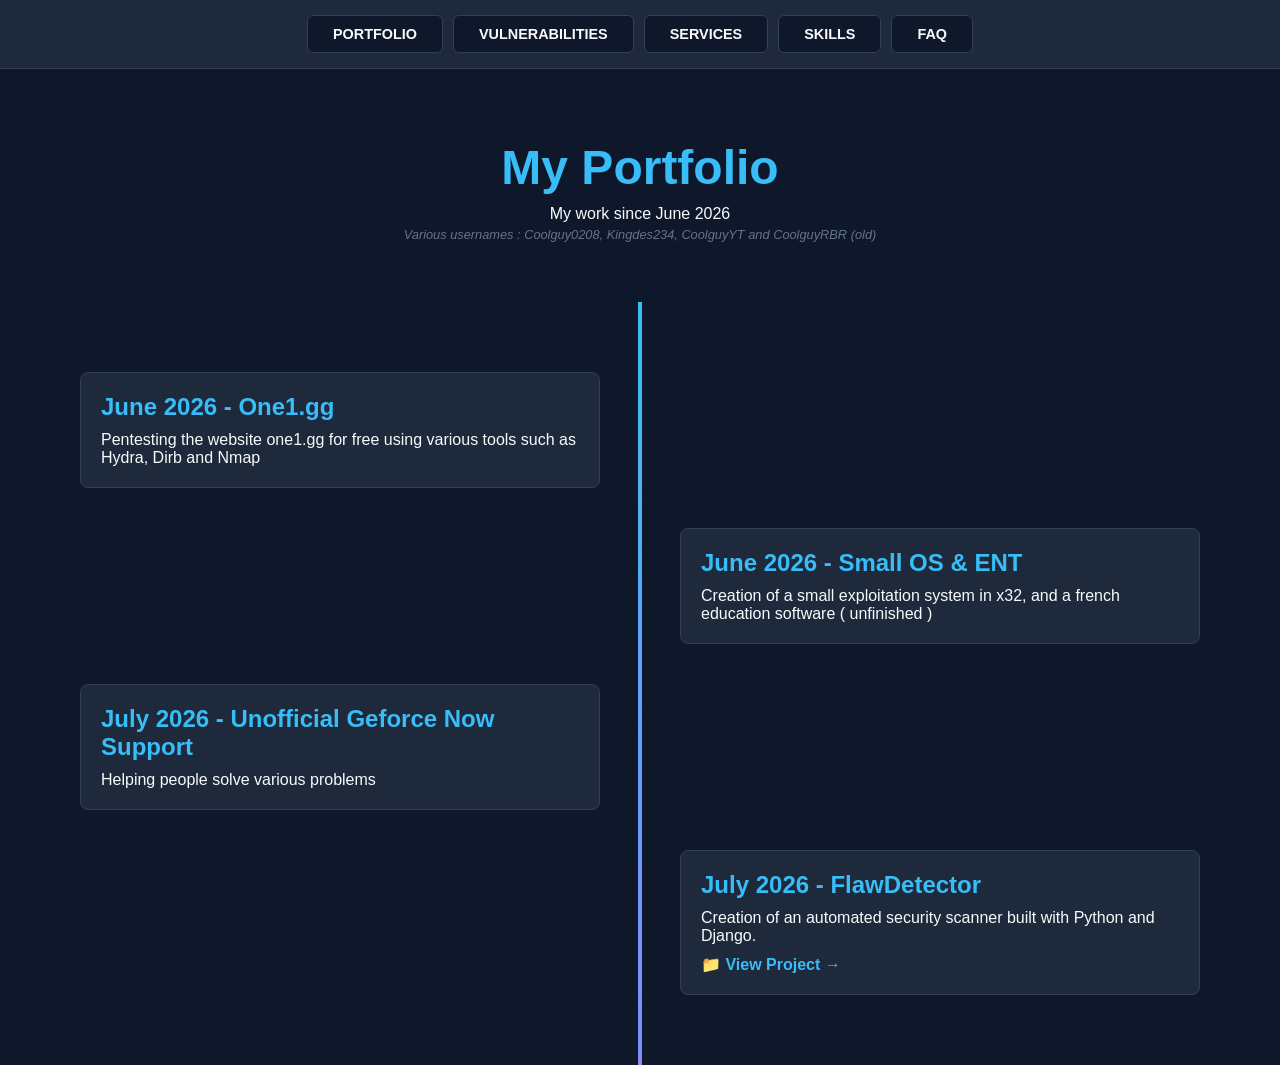
<file: index.html>
<!DOCTYPE html>
<html lang="en">
<head>
    <meta charset="UTF-8">
    <meta name="viewport" content="width=device-width, initial-scale=1.0">
    <title>My Portfolio - Timeline</title>
    <link rel="stylesheet" href="style.css">
</head>
<body>
    <nav class="top-nav">
        <a href="./index.html" class="nav-item">PORTFOLIO</a>
        <a href="./vulnerabilities.html" class="nav-item">VULNERABILITIES</a>
        <a href="./services.html" class="nav-item">SERVICES</a>
        <a href="./skills.html" class="nav-item">SKILLS</a>
        <a href="./faq.html" class="nav-item">FAQ</a>
    </nav>
    <header>
        <h1>My Portfolio</h1>
        <p>My work since June 2026</p>
        <small class="sous-texte">Various usernames : Coolguy0208, Kingdes234, CoolguyYT and CoolguyRBR (old)</small>
    </header>

    <div class="timeline-container">
        <div class="timeline-line"></div>

        <div class="timeline-item left">
            <div class="timeline-content">
                <h2>June 2026 - One1.gg</h2>
                <p>Pentesting the website one1.gg for free using various tools such as Hydra, Dirb and Nmap</p>
            </div>
        </div>

        <div class="timeline-item right">
            <div class="timeline-content">
                <h2>June 2026 - Small OS & ENT</h2>
                <p>Creation of a small exploitation system in x32, and a french education software ( unfinished )</p>
            </div>
        </div>

        <div class="timeline-item left">
            <div class="timeline-content">
                <h2>July 2026 - Unofficial Geforce Now Support</h2>
                <p>Helping people solve various problems</p>
            </div>
        </div>

        <div class="timeline-item right">
            <div class="timeline-content">
                <h2>July 2026 - FlawDetector</h2>
                <p>Creation of an automated security scanner built with Python and Django.</p>
                <p style="margin-top: 10px;"><a href="https://4196.fr1.orionhost.xyz/dashboard/" target="_blank" style="color: #38bdf8; text-decoration: none; font-weight: bold;">📁 View Project →</a></p>
            </div>
        </div>

    </div>

    <script src="script.js"></script>
</body>
</html>
</file>
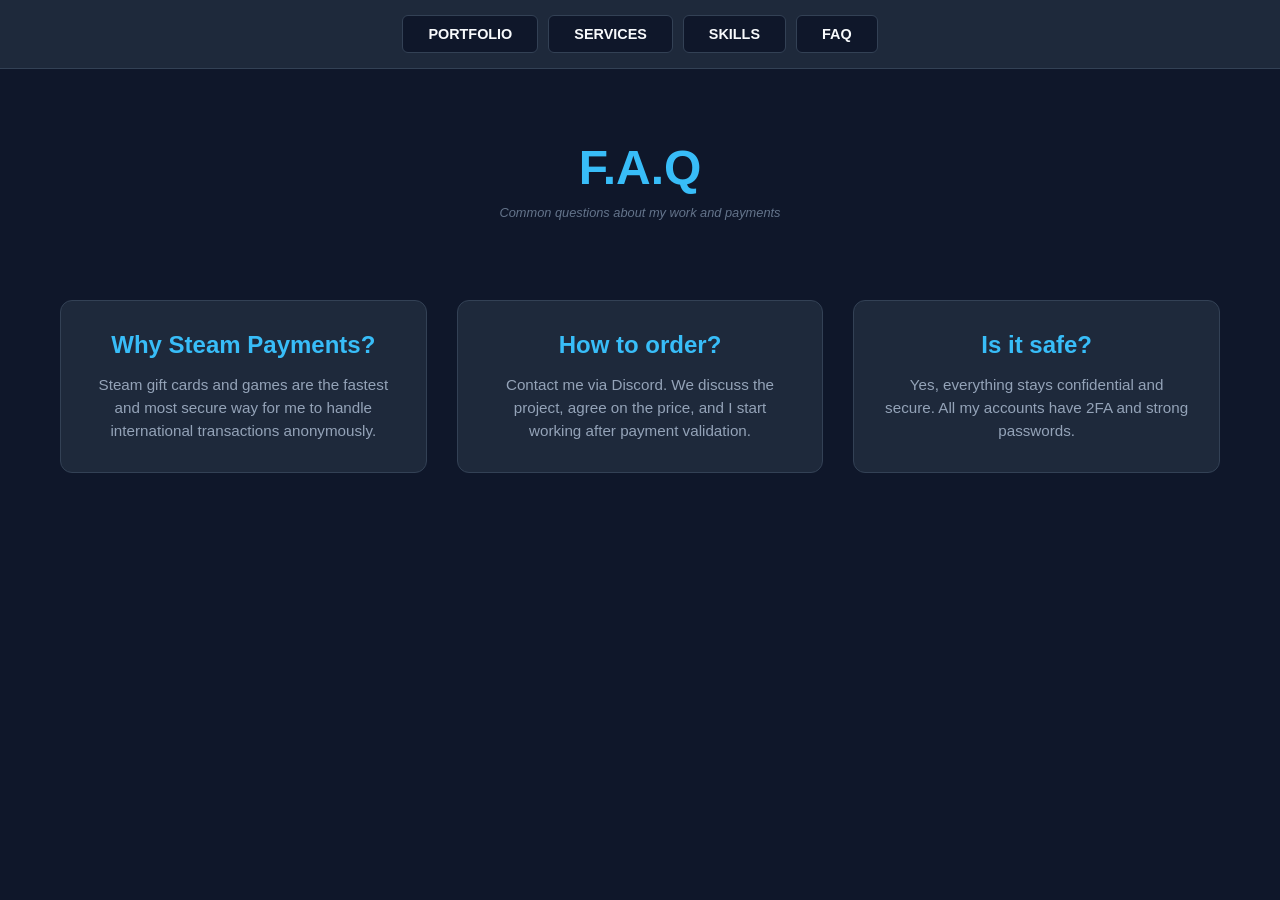
<file: faq.html>
<!DOCTYPE html>
<html lang="en">
<head>
    <meta charset="UTF-8">
    <meta name="viewport" content="width=device-width, initial-scale=1.0">
    <title>FAQ</title>
    <link rel="stylesheet" href="./style.css">
</head>
<body>
    <nav class="top-nav">
        <a href="./index.html" class="nav-item">PORTFOLIO</a>
        <a href="./services.html" class="nav-item">SERVICES</a>
        <a href="./skills.html" class="nav-item">SKILLS</a>
        <a href="./faq.html" class="nav-item">FAQ</a>
    </nav>

    <header>
        <h1>F.A.Q</h1>
        <p class="sous-texte">Common questions about my work and payments</p>
    </header>

    <main class="services-container">
        <div class="service-card">
            <h2>Why Steam Payments?</h2>
            <p class="description">Steam gift cards and games are the fastest and most secure way for me to handle international transactions anonymously.</p>
        </div>
        <div class="service-card">
            <h2>How to order?</h2>
            <p class="description">Contact me via Discord. We discuss the project, agree on the price, and I start working after payment validation.</p>
        </div>
        <div class="service-card">
            <h2>Is it safe?</h2>
            <p class="description">Yes, everything stays confidential and secure. All my accounts have 2FA and strong passwords.</p>
        </div>
    </main>
</body>
</html>
</file>
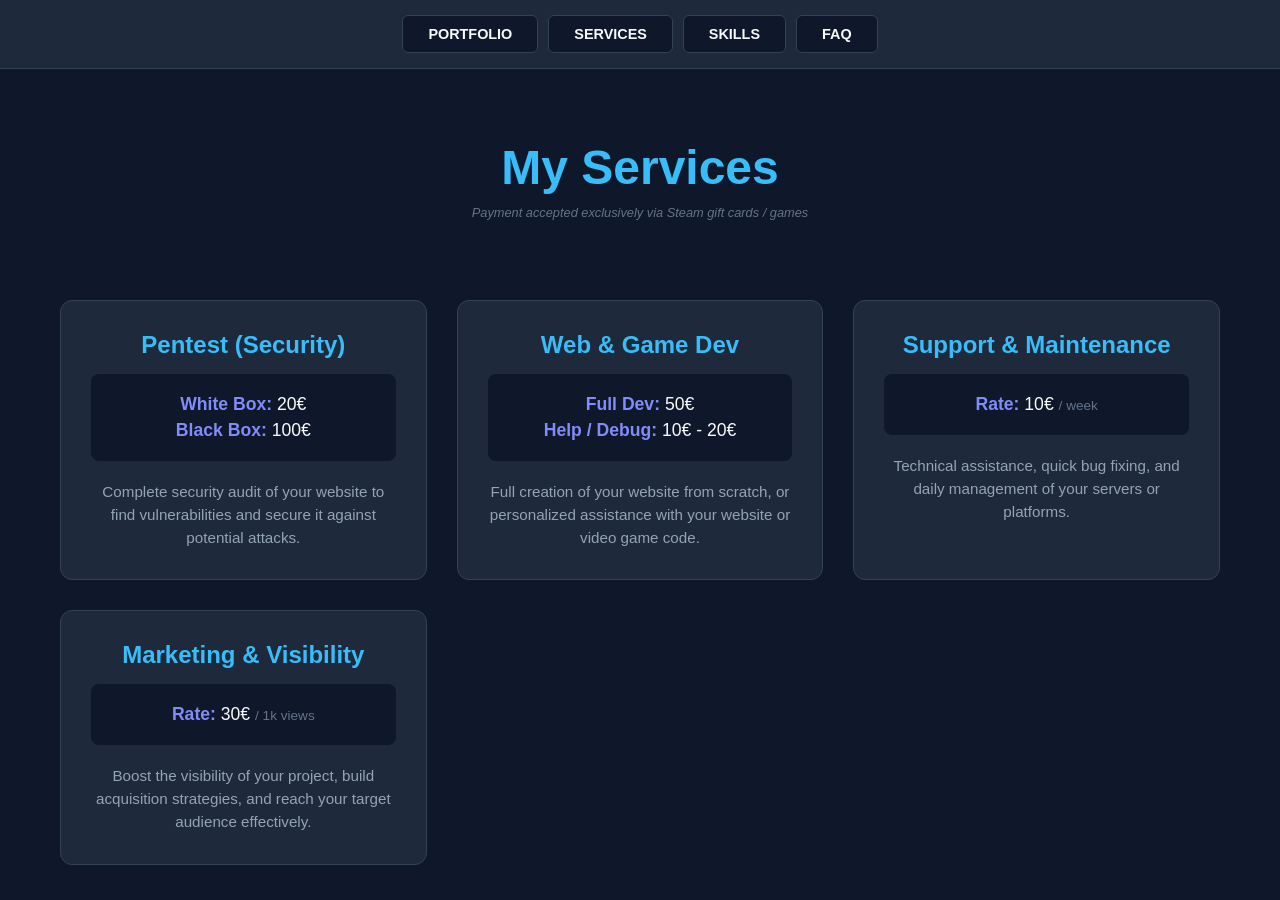
<file: services.html>
<!DOCTYPE html>
<html lang="en">
<head>
    <meta charset="UTF-8">
    <meta name="viewport" content="width=device-width, initial-scale=1.0">
    <title>My Services</title>
    <link rel="stylesheet" href="./style.css">
</head>
<body>
    <nav class="top-nav">
    <a href="./index.html" class="nav-item">PORTFOLIO</a>
    <a href="./services.html" class="nav-item">SERVICES</a>
    <a href="./skills.html" class="nav-item">SKILLS</a>
    <a href="./faq.html" class="nav-item">FAQ</a>
    </nav>

    <header>
        <h1>My Services</h1>
        <p class="sous-texte">Payment accepted exclusively via Steam gift cards / games</p>
    </header>

    <main class="services-container">
        <div class="service-card">
            <h2>Pentest (Security)</h2>
            <div class="price-box">
                <p><strong>White Box:</strong> 20€</p>
                <p><strong>Black Box:</strong> 100€</p>
            </div>
            <p class="description">Complete security audit of your website to find vulnerabilities and secure it against potential attacks.</p>
        </div>

        <div class="service-card">
            <h2>Web & Game Dev</h2>
            <div class="price-box">
                <p><strong>Full Dev:</strong> 50€</p>
                <p><strong>Help / Debug:</strong> 10€ - 20€</p>
            </div>
            <p class="description">Full creation of your website from scratch, or personalized assistance with your website or video game code.</p>
        </div>

        <div class="service-card">
            <h2>Support & Maintenance</h2>
            <div class="price-box">
                <p><strong>Rate:</strong> 10€ <span>/ week</span></p>
            </div>
            <p class="description">Technical assistance, quick bug fixing, and daily management of your servers or platforms.</p>
        </div>

        <div class="service-card">
            <h2>Marketing & Visibility</h2>
            <div class="price-box">
                <p><strong>Rate:</strong> 30€ <span>/ 1k views</span></p>
            </div>
            <p class="description">Boost the visibility of your project, build acquisition strategies, and reach your target audience effectively.</p>
        </div>
    </main>



</body>
</html>
</file>
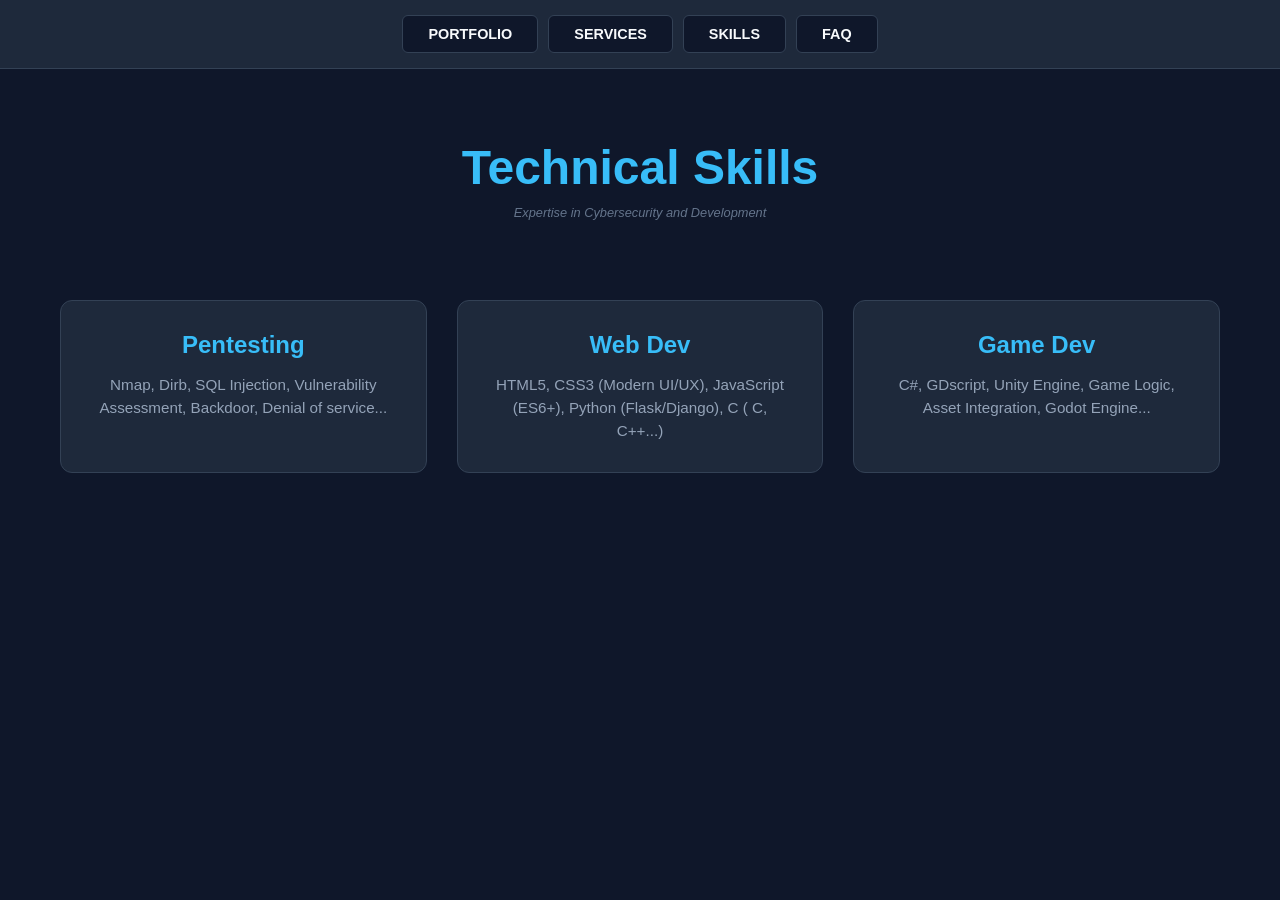
<file: skills.html>
<!DOCTYPE html>
<html lang="en">
<head>
    <meta charset="UTF-8">
    <meta name="viewport" content="width=device-width, initial-scale=1.0">
    <title>My Skills</title>
    <link rel="stylesheet" href="./style.css">
</head>
<body>
    <nav class="top-nav">
        <a href="./index.html" class="nav-item">PORTFOLIO</a>
        <a href="./services.html" class="nav-item">SERVICES</a>
        <a href="./skills.html" class="nav-item">SKILLS</a>
        <a href="./faq.html" class="nav-item">FAQ</a>
    </nav>

    <header>
        <h1>Technical Skills</h1>
        <p class="sous-texte">Expertise in Cybersecurity and Development</p>
    </header>

    <main class="services-container">
        <div class="service-card">
            <h2>Pentesting</h2>
            <p class="description">Nmap, Dirb, SQL Injection, Vulnerability Assessment, Backdoor, Denial of service...</p>
        </div>
        <div class="service-card">
            <h2>Web Dev</h2>
            <p class="description">HTML5, CSS3 (Modern UI/UX), JavaScript (ES6+), Python (Flask/Django), C ( C, C++...)</p>
        </div>
        <div class="service-card">
            <h2>Game Dev</h2>
            <p class="description">C#, GDscript, Unity Engine, Game Logic, Asset Integration, Godot Engine...</p>
        </div>
    </main>
</body>
</html>
</file>
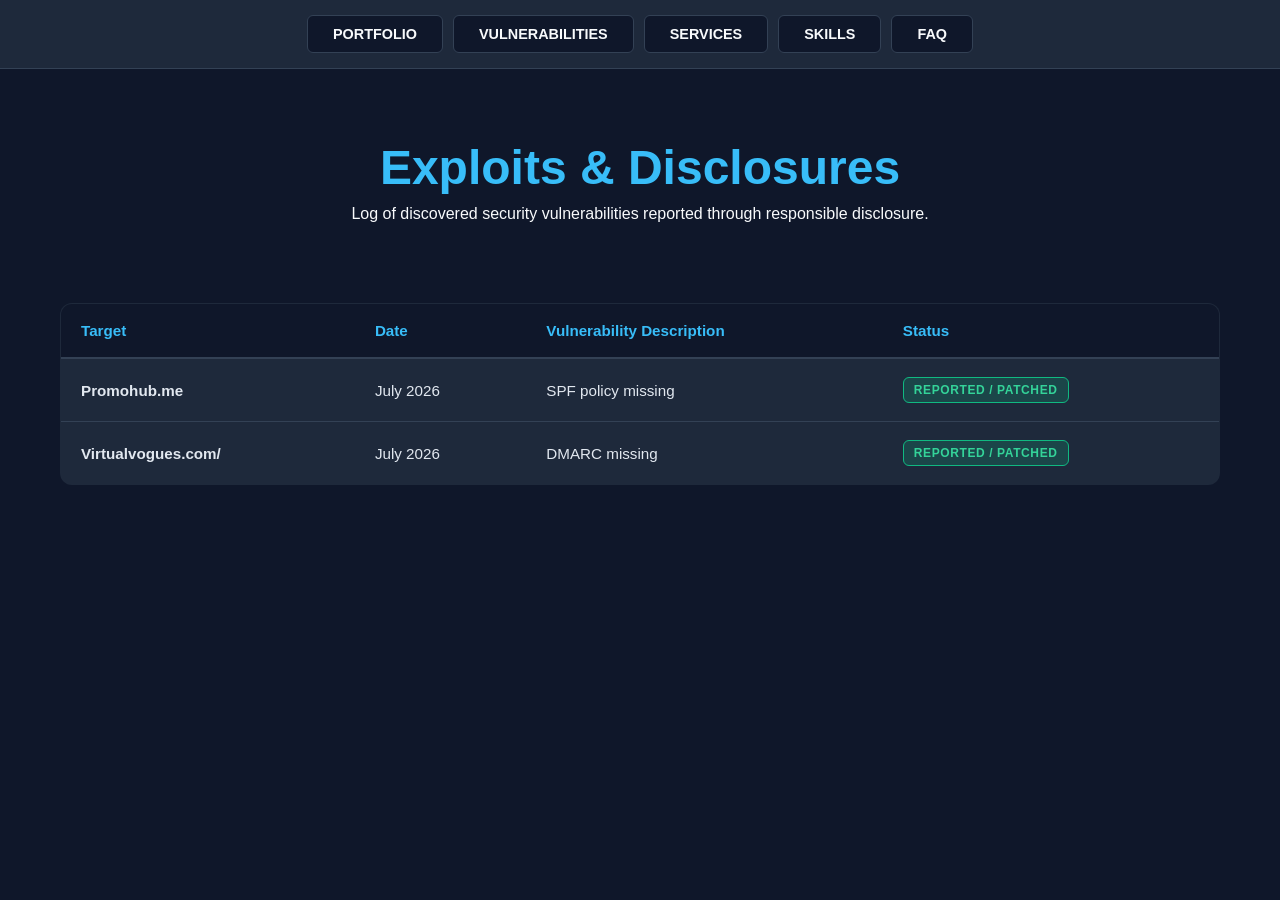
<file: vulnerabilities.html>
<!DOCTYPE html>
<html lang="en">
<head>
    <meta charset="UTF-8">
    <meta name="viewport" content="width=device-width, initial-scale=1.0">
    <title>My Portfolio - Vulnerabilities</title>
    <link rel="stylesheet" href="style.css">
</head>
<body>
    <nav class="top-nav">
        <a href="./index.html" class="nav-item">PORTFOLIO</a>
        <a href="./vulnerabilities.html" class="nav-item">VULNERABILITIES</a>
        <a href="./services.html" class="nav-item">SERVICES</a>
        <a href="./skills.html" class="nav-item">SKILLS</a>
        <a href="./faq.html" class="nav-item">FAQ</a>
    </nav>

    <header>
        <h1>Exploits & Disclosures</h1>
        <p>Log of discovered security vulnerabilities reported through responsible disclosure.</p>
    </header>

    <div class="vulnerabilities-container">
        <table class="flaw-table">
            <thead>
                <tr>
                    <th>Target</th>
                    <th>Date</th>
                    <th>Vulnerability Description</th>
                    <th>Status</th>
                </tr>
            </thead>
            <tbody>
                <tr>
                    <td><strong>Promohub.me</strong></td>
                    <td>July 2026</td>
                    <td>SPF policy missing</td>
                    <td><span class="badge badge-patched">Reported / Patched</span></td>
                </tr>
                <tr>
                    <td><strong>Virtualvogues.com/</strong></td>
                    <td>July 2026</td>
                    <td>DMARC missing</td>
                    <td><span class="badge badge-patched">Reported / Patched</span></td>
                </tr>
            </tbody>
        </table>
    </div>

    <script src="script.js"></script>
</body>
</html>
</file>
<file: style.css>
* {
    box-sizing: border-box;
    margin: 0;
    padding: 0;
    font-family: 'Segoe UI', Tahoma, Geneva, Verdana, sans-serif;
}

body {
    background-color: #0f172a;
    color: #f8fafc;
    overflow-x: hidden;
}

.top-nav {
    display: flex;
    justify-content: center;
    gap: 10px;
    padding: 15px;
    background-color: #1e293b;
    border-bottom: 1px solid #334155;
    position: absolute;
    top: 0;
    left: 0;
    right: 0;
    z-index: 1000;
}

.nav-item {
    display: flex;
    align-items: center;
    justify-content: center;
    padding: 10px 25px;
    background-color: #0f172a;
    border: 1px solid #334155;
    border-radius: 6px;
    color: #f8fafc;
    text-decoration: none;
    font-weight: bold;
    font-size: 0.9rem;
    transition: all 0.2s ease;
}

.nav-item:hover {
    background-color: #38bdf8;
    color: #0f172a;
    border-color: #f8fafc;
}

header {
    text-align: center;
    padding: 140px 20px 60px 20px;
}

header h1 {
    font-size: 3rem;
    margin-bottom: 10px;
    color: #38bdf8;
}

.sous-texte {
    display: block;
    font-size: 0.8rem;
    color: #64748b;
    margin-top: 4px;
    font-style: italic;
}

.timeline-container {
    position: relative;
    max-width: 1200px;
    margin: 0 auto;
    padding: 50px 0;
}

.timeline-line {
    position: absolute;
    width: 4px;
    background: linear-gradient(to bottom, #38bdf8, #818cf8);
    top: 0;
    bottom: 0;
    left: 50%;
    transform: translateX(-50%);
}

.timeline-item {
    padding: 20px 40px;
    position: relative;
    width: 50%;
    opacity: 0;
    transform: translateY(40px);
    transition: all 0.6s ease-out;
}

.timeline-item.visible {
    opacity: 1;
    transform: translateY(0);
}

.timeline-item.left {
    left: 0;
}

.timeline-item.right {
    left: 50%;
}

.timeline-content {
    padding: 20px;
    background-color: #1e293b;
    border-radius: 8px;
    border: 1px solid #334155;
    position: relative;
}

.timeline-content h2 {
    color: #38bdf8;
    margin-bottom: 10px;
}

.services-container {
    display: grid;
    grid-template-columns: repeat(auto-fit, minmax(280px, 1fr));
    gap: 30px;
    max-width: 1200px;
    margin: 0 auto;
    padding: 20px;
}

.service-card {
    background-color: #1e293b;
    border: 1px solid #334155;
    border-radius: 12px;
    padding: 30px;
    text-align: center;
    transition: transform 0.3s ease, border-color 0.3s ease;
}

.service-card:hover {
    transform: translateY(-5px);
    border-color: #38bdf8;
}

.service-card h2 {
    color: #38bdf8;
    font-size: 1.5rem;
    margin-bottom: 15px;
}

.price-box {
    background-color: #0f172a;
    padding: 15px;
    border-radius: 8px;
    margin-bottom: 20px;
}

.price-box p {
    font-size: 1.1rem;
    margin: 5px 0;
    color: #f8fafc;
}

.price-box strong {
    color: #818cf8;
}

.price-box span {
    font-size: 0.85rem;
    color: #64748b;
}

.description {
    color: #94a3b8;
    font-size: 0.95rem;
    line-height: 1.5;
}

.vulnerabilities-container {
    max-width: 1200px;
    margin: 0 auto;
    padding: 20px 20px 60px 20px;
}

.flaw-table {
    width: 100%;
    border-collapse: collapse;
    background-color: #1e293b;
    border: 1px solid #334155;
    border-radius: 12px;
    overflow: hidden;
}

.flaw-table th {
    background-color: #0f172a;
    color: #38bdf8;
    padding: 18px 20px;
    font-size: 0.95rem;
    font-weight: bold;
    text-align: left;
    border-bottom: 2px solid #334155;
}

.flaw-table td {
    padding: 18px 20px;
    border-bottom: 1px solid #334155;
    color: #e2e8f0;
    font-size: 0.95rem;
    vertical-align: middle;
}

.flaw-table tr:last-child td {
    border-bottom: none;
}

.flaw-table tr:hover {
    background-color: #24324d;
}

.badge {
    display: inline-block;
    padding: 5px 10px;
    border-radius: 6px;
    font-size: 0.75rem;
    font-weight: bold;
    text-transform: uppercase;
    letter-spacing: 0.05em;
}

.badge-critical {
    background-color: rgba(239, 68, 68, 0.2);
    color: #f87171;
    border: 1px solid #ef4444;
}

.badge-patched {
    background-color: rgba(16, 185, 129, 0.2);
    color: #34d399;
    border: 1px solid #10b981;
}

@media screen and (max-width: 768px) {
    .timeline-line {
        left: 31px;
    }

    .timeline-item {
        width: 100%;
        padding-left: 70px;
        padding-right: 25px;
    }

    .timeline-item.right {
        left: 0;
    }

    .flaw-table th, .flaw-table td {
        padding: 12px 14px;
        font-size: 0.85rem;
    }
}

@media screen and (max-width: 600px) {
    .top-nav {
        gap: 5px;
        padding: 10px;
    }
    .nav-item {
        padding: 8px 15px;
        font-size: 0.75rem;
    }
    .vulnerabilities-container {
        overflow-x: auto;
    }
    .flaw-table {
        min-width: 600px;
    }
}
</file>
